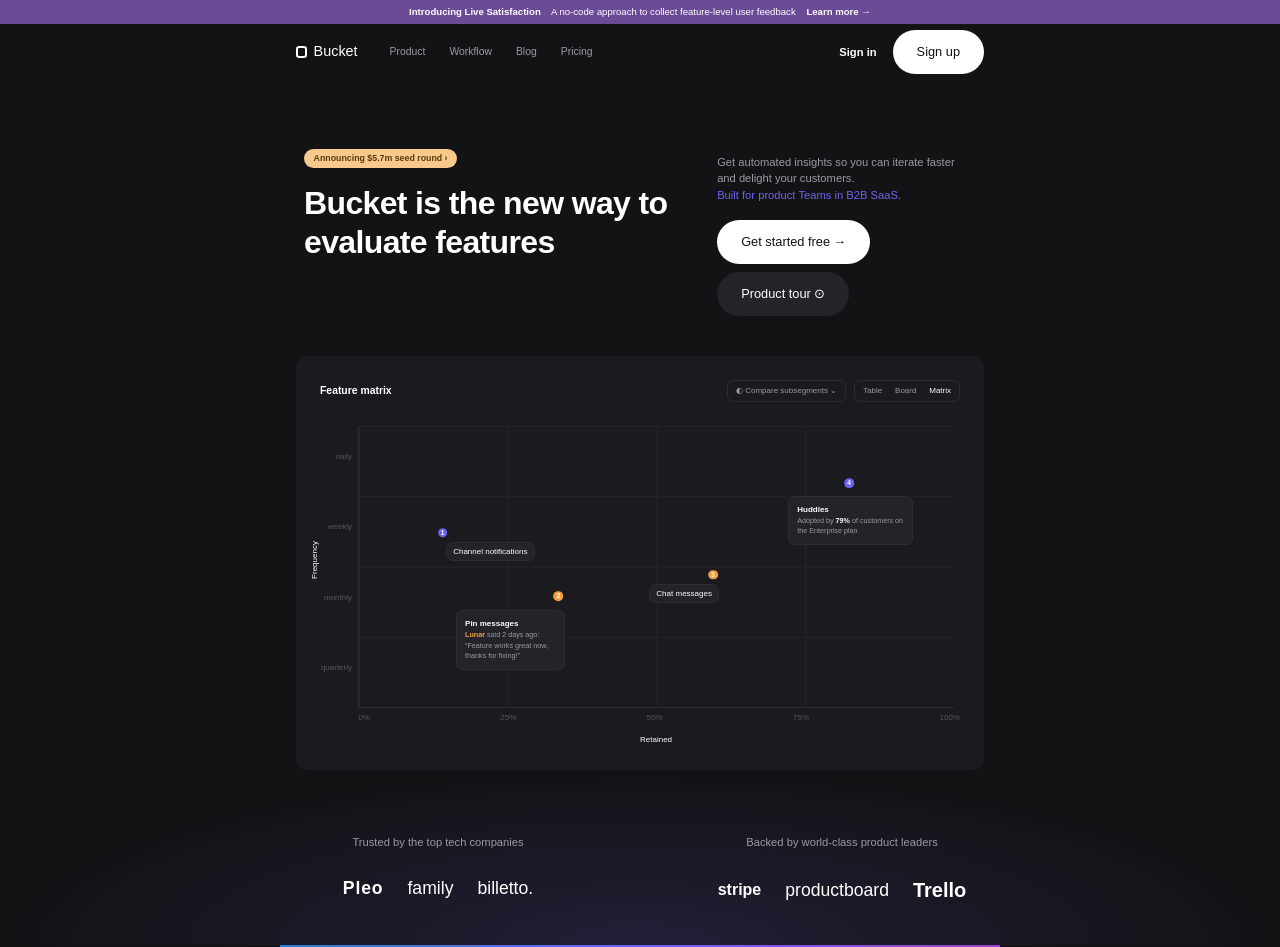
<file: output/screenshot-1-screenshot-2026-11-08-194620/index.html>
<!DOCTYPE html>
<html lang="en">
<head>
  <meta charset="UTF-8">
  <meta name="viewport" content="width=device-width, initial-scale=1">
  <title>Bucket – the new way to evaluate features</title>
  <link rel="stylesheet" href="style.css">
</head>
<body>

  <!-- Announcement banner -->
  <div class="announcement-bar">
    <p><strong>Introducing Live Satisfaction</strong> <span>A no-code approach to collect feature-level user feedback</span> <a href="#">Learn more →</a></p>
  </div>

  <!-- Header -->
  <header class="site-header">
    <div class="container header-inner">
      <a class="logo" href="#"><span class="logo-icon"></span>Bucket</a>
      <nav class="main-nav" aria-label="Main navigation">
        <a href="#">Product</a>
        <a href="#">Workflow</a>
        <a href="#">Blog</a>
        <a href="#">Pricing</a>
      </nav>
      <div class="header-actions">
        <a class="sign-in-link" href="#">Sign in</a>
        <a class="main-button main-button-light" href="#">Sign up</a>
      </div>
    </div>
  </header>

  <main>

    <!-- Hero -->
    <section class="hero">
      <div class="container hero-inner">
        <div class="hero-title-area">
          <a class="seed-badge" href="#">Announcing $5.7m seed round ›</a>
          <h1>Bucket is the new way to evaluate features</h1>
        </div>
        <div class="hero-text-area">
          <p>Get automated insights so you can iterate faster and delight your customers. <span class="highlight-text">Built for product Teams in B2B SaaS.</span></p>
          <div class="hero-buttons">
            <a class="main-button main-button-light" href="#">Get started free →</a>
            <a class="main-button main-button-dark" href="#">Product tour ⊙</a>
          </div>
        </div>
      </div>
    </section>

    <!-- Feature matrix -->
    <section class="matrix-section">
      <div class="container">
        <h2 class="visually-hidden">Feature matrix</h2>
        <div class="matrix-card">
          <div class="matrix-toolbar">
            <p class="matrix-title">Feature matrix</p>
            <div class="matrix-controls">
              <span class="control-box">◐ Compare subsegments ⌄</span>
              <span class="control-box control-group">
                <span>Table</span>
                <span>Board</span>
                <span class="control-active">Matrix</span>
              </span>
            </div>
          </div>

          <div class="matrix-chart">
            <span class="axis-title axis-title-y">Frequency</span>

            <div class="y-labels">
              <span style="top: 11%">daily</span>
              <span style="top: 36%">weekly</span>
              <span style="top: 61%">monthly</span>
              <span style="top: 86%">quarterly</span>
            </div>

            <!-- Plot area with feature points -->
            <div class="plot">
              <div class="feature-point point-purple" style="left: 14%; top: 38%">
                <span>1</span>
                <div class="tooltip tooltip-label tooltip-right"><p>Channel notifications</p></div>
              </div>

              <div class="feature-point point-orange" style="left: 33.5%; top: 60.6%">
                <span>2</span>
                <div class="tooltip tooltip-card tooltip-left">
                  <p class="tooltip-title">Pin messages</p>
                  <p class="tooltip-text"><b class="tooltip-name">Lunar</b> said 2 days ago: “Feature works great now, thanks for fixing!”</p>
                </div>
              </div>

              <div class="feature-point point-orange" style="left: 59.5%; top: 53%">
                <span>3</span>
                <div class="tooltip tooltip-label tooltip-left"><p>Chat messages</p></div>
              </div>

              <div class="feature-point point-purple" style="left: 82.4%; top: 20.5%">
                <span>4</span>
                <div class="tooltip tooltip-card tooltip-huddles">
                  <p class="tooltip-title">Huddles</p>
                  <p class="tooltip-text">Adopted by <b>79%</b> of customers on the Enterprise plan</p>
                </div>
              </div>
            </div>

            <div class="x-labels">
              <span>0%</span><span>25%</span><span>50%</span><span>75%</span><span>100%</span>
            </div>
            <p class="axis-title axis-title-x">Retained</p>
          </div>
        </div>
      </div>
    </section>

    <!-- Trusted by -->
    <section class="trusted">
      <div class="container trusted-inner">
        <div class="trusted-group">
          <h2>Trusted by the top tech companies</h2>
          <ul class="logo-row">
            <li class="logo-text logo-pleo">Pleo</li>
            <li class="logo-text logo-family">family</li>
            <li class="logo-text logo-billetto">billetto.</li>
          </ul>
        </div>
        <div class="trusted-group">
          <h2>Backed by world-class product leaders</h2>
          <ul class="logo-row">
            <li class="logo-text logo-stripe">stripe</li>
            <li class="logo-text logo-productboard">productboard</li>
            <li class="logo-text logo-trello">Trello</li>
          </ul>
        </div>
      </div>
    </section>

  </main>

  <!-- Footer (glowing line at the bottom of the screenshot) -->
  <footer class="site-footer"></footer>

</body>
</html>
</file>
<file: output/screenshot-1-screenshot-2026-11-08-194620/style.css>
/* ===== Variables: colours, fonts, spacing ===== */
:root {
  --color-background: #131316;
  --color-surface: #1a1a1f;
  --color-surface-light: #232329;
  --color-border: #2c2c33;
  --color-text: #ffffff;
  --color-text-muted: #9a9aa3;
  --color-text-faint: #55555d;
  --color-banner: #6b4a96;
  --color-accent: #6c63f0;
  --color-orange: #f0a040;
  --color-badge: #f7c98b;
  --color-badge-text: #5b3a0c;

  --font-main: "Inter", "Helvetica Neue", Arial, sans-serif;

  --space-xs: 0.5rem;
  --space-s: 1rem;
  --space-m: 1.5rem;
  --space-l: 2.5rem;
  --space-xl: 4rem;

  --radius-s: 0.4rem;
  --radius-m: 0.75rem;
  --radius-round: 2rem;
  --container-width: 45rem;
}

/* ===== Base ===== */
* {
  box-sizing: border-box;
  margin: 0;
  padding: 0;
}

body {
  background: var(--color-background);
  color: var(--color-text);
  font-family: var(--font-main);
  font-size: 1rem;
  line-height: 1.5;
}

a {
  color: inherit;
  text-decoration: none;
}

ul {
  list-style: none;
}

.container {
  width: 100%;
  max-width: var(--container-width);
  margin: 0 auto;
  padding: 0 var(--space-s);
}

.visually-hidden {
  position: absolute;
  width: 1px;
  height: 1px;
  overflow: hidden;
  clip: rect(0 0 0 0);
}

/* ===== Buttons ===== */
.main-button {
  display: inline-flex;
  align-items: center;
  justify-content: center;
  gap: var(--space-xs);
  min-height: 2.75rem;
  padding: 0 var(--space-m);
  border-radius: var(--radius-round);
  font-size: 0.8rem;
  font-weight: 500;
}

.main-button-light {
  background: var(--color-text);
  color: var(--color-background);
}

.main-button-dark {
  background: var(--color-surface-light);
  color: var(--color-text);
}

/* ===== Announcement banner ===== */
.announcement-bar {
  background: var(--color-banner);
  padding: 0.3rem var(--space-s);
  text-align: center;
  font-size: 0.6rem;
}

.announcement-bar strong {
  margin-right: var(--space-xs);
}

.announcement-bar a {
  margin-left: var(--space-xs);
  font-weight: 700;
}

/* ===== Header ===== */
.header-inner {
  display: flex;
  align-items: center;
  gap: var(--space-m);
  min-height: 3.5rem;
}

.logo {
  display: flex;
  align-items: center;
  gap: 0.4rem;
  min-height: 2.75rem;
  font-size: 0.9rem;
  font-weight: 500;
}

.logo-icon {
  width: 0.7rem;
  height: 0.7rem;
  border: 2px solid var(--color-text);
  border-radius: 0.2rem;
}

.main-nav {
  display: flex;
  flex: 1;
  gap: var(--space-xs);
}

.main-nav a {
  display: flex;
  align-items: center;
  min-height: 2.75rem;
  padding: 0 0.5rem;
  color: var(--color-text-muted);
  font-size: 0.65rem;
}

.header-actions {
  display: flex;
  align-items: center;
  gap: var(--space-s);
}

.sign-in-link {
  display: flex;
  align-items: center;
  min-height: 2.75rem;
  font-size: 0.7rem;
  font-weight: 700;
}

/* ===== Hero ===== */
.hero {
  padding: var(--space-xl) 0 var(--space-l);
}

.hero-inner {
  display: flex;
  justify-content: space-between;
  gap: var(--space-l);
  padding: 0 var(--space-m);
}

.hero-title-area {
  flex: 1 1 55%;
}

.seed-badge {
  display: inline-flex;
  align-items: center;
  min-height: 1.2rem;
  margin-bottom: var(--space-s);
  padding: 0 0.6rem;
  background: var(--color-badge);
  color: var(--color-badge-text);
  border-radius: var(--radius-round);
  font-size: 0.55rem;
  font-weight: 600;
}

.hero h1 {
  font-size: 2rem;
  line-height: 1.2;
  font-weight: 600;
  letter-spacing: -0.02em;
}

.hero-text-area {
  flex: 1 1 38%;
  padding-top: 0.6rem;
  color: var(--color-text-muted);
  font-size: 0.7rem;
}

.highlight-text {
  display: block;
  color: var(--color-accent);
}

.hero-buttons {
  display: flex;
  flex-wrap: wrap;
  gap: var(--space-xs);
  margin-top: var(--space-s);
}

/* ===== Feature matrix ===== */
.matrix-card {
  padding: var(--space-m);
  background: var(--color-surface);
  border-radius: var(--radius-m);
}

.matrix-toolbar {
  display: flex;
  justify-content: space-between;
  align-items: center;
  flex-wrap: wrap;
  gap: var(--space-s);
}

.matrix-title {
  font-size: 0.65rem;
  font-weight: 600;
}

.matrix-controls {
  display: flex;
  gap: var(--space-xs);
}

.control-box {
  display: inline-flex;
  align-items: center;
  gap: 0.8rem;
  padding: 0.25rem 0.5rem;
  border: 1px solid var(--color-border);
  border-radius: var(--radius-s);
  color: var(--color-text-muted);
  font-size: 0.5rem;
}

.control-active {
  color: var(--color-text);
}

.matrix-chart {
  position: relative;
  height: 20rem;
  margin: var(--space-m) 0 0;
  padding: 0;
}

.plot {
  position: absolute;
  top: 0;
  left: 6%;
  right: 1%;
  bottom: 12%;
  border-left: 1px solid var(--color-border);
  border-bottom: 1px solid var(--color-border);
  background-image:
    linear-gradient(var(--color-surface-light) 1px, transparent 1px),
    linear-gradient(90deg, var(--color-surface-light) 1px, transparent 1px);
  background-size: 100% 25%, 25% 100%;
}

.y-labels,
.x-labels {
  position: absolute;
  color: var(--color-text-faint);
  font-size: 0.5rem;
}

.y-labels {
  top: 0;
  left: 0;
  bottom: 12%;
  width: 6%;
}

.y-labels span {
  position: absolute;
  right: 0.4rem;
  transform: translateY(-50%);
}

.x-labels {
  left: 6%;
  right: 0;
  bottom: 7%;
  display: flex;
  justify-content: space-between;
}

.axis-title {
  position: absolute;
  font-size: 0.5rem;
  font-weight: 500;
}

.axis-title-y {
  top: 40%;
  left: -1.5rem;
  transform: rotate(-90deg);
}

.axis-title-x {
  bottom: 0;
  left: 50%;
}

/* Feature points and tooltips */
.feature-point {
  position: absolute;
}

.feature-point > span {
  position: absolute;
  display: flex;
  align-items: center;
  justify-content: center;
  width: 0.6rem;
  height: 0.6rem;
  transform: translate(-50%, -50%);
  border-radius: 50%;
  color: var(--color-text);
  font-size: 0.4rem;
  font-weight: 700;
}

.point-purple > span {
  background: var(--color-accent);
}

.point-orange > span {
  background: var(--color-orange);
}

.tooltip {
  position: absolute;
  background: var(--color-surface-light);
  border: 1px solid var(--color-border);
  border-radius: var(--radius-s);
  font-size: 0.5rem;
  white-space: nowrap;
}

.tooltip-label {
  top: 0.6rem;
  padding: 0.15rem 0.4rem;
}

.tooltip-right {
  left: 0.2rem;
}

.tooltip-left {
  right: -0.4rem;
}

.tooltip-card {
  top: 0.9rem;
  padding: 0.4rem 0.5rem;
  white-space: normal;
  width: 6.8rem;
}

.tooltip-card.tooltip-left {
  right: -0.4rem;
}

.tooltip-huddles {
  left: -3.8rem;
  top: 0.8rem;
  width: 7.8rem;
}

.tooltip-title {
  font-weight: 600;
}

.tooltip-text {
  color: var(--color-text-muted);
  font-size: 0.45rem;
}

.tooltip-text b {
  color: var(--color-text);
}

.tooltip-text .tooltip-name {
  color: var(--color-orange);
}

/* ===== Trusted by ===== */
.trusted {
  padding: var(--space-xl) 0 var(--space-l);
  background: radial-gradient(ellipse at bottom, rgba(108, 99, 240, 0.15), transparent 70%);
}

.trusted-inner {
  display: flex;
  justify-content: space-between;
  gap: var(--space-l);
  max-width: 50rem;
}

.trusted-group {
  flex: 1;
  text-align: center;
}

.trusted-group h2 {
  color: var(--color-text-muted);
  font-size: 0.7rem;
  font-weight: 400;
}

.logo-row {
  display: flex;
  justify-content: center;
  align-items: center;
  flex-wrap: wrap;
  gap: var(--space-m);
  margin-top: var(--space-m);
}

.logo-text {
  font-size: 1.1rem;
  font-weight: 600;
}

.logo-pleo { letter-spacing: 0.05em; font-weight: 800; }
.logo-family { font-weight: 400; }
.logo-billetto { font-weight: 400; }
.logo-stripe { font-size: 1rem; }
.logo-productboard { font-weight: 500; }
.logo-trello { font-size: 1.25rem; font-weight: 700; }

/* ===== Footer ===== */
.site-footer {
  width: 100%;
  max-width: 45rem;
  height: 2px;
  margin: 0 auto;
  background: linear-gradient(90deg, #2a7fd0, var(--color-accent), #9b3fd0);
}

/* ===== Tablet ===== */
@media (max-width: 52rem) {
  .hero-inner {
    flex-direction: column;
    gap: var(--space-m);
  }

  .trusted-inner {
    flex-direction: column;
    gap: var(--space-l);
  }
}

/* ===== Phone ===== */
@media (max-width: 40rem) {
  .main-nav {
    display: none;
  }

  .header-inner {
    justify-content: space-between;
  }

  .hero {
    padding-top: var(--space-l);
  }

  .hero h1 {
    font-size: 1.6rem;
  }

  .matrix-card {
    padding: var(--space-s);
  }

  .matrix-chart {
    height: 16rem;
  }

  .control-group {
    display: none;
  }

  .tooltip-card {
    display: none;
  }

  .axis-title-y {
    left: -1.8rem;
  }
}
</file>
